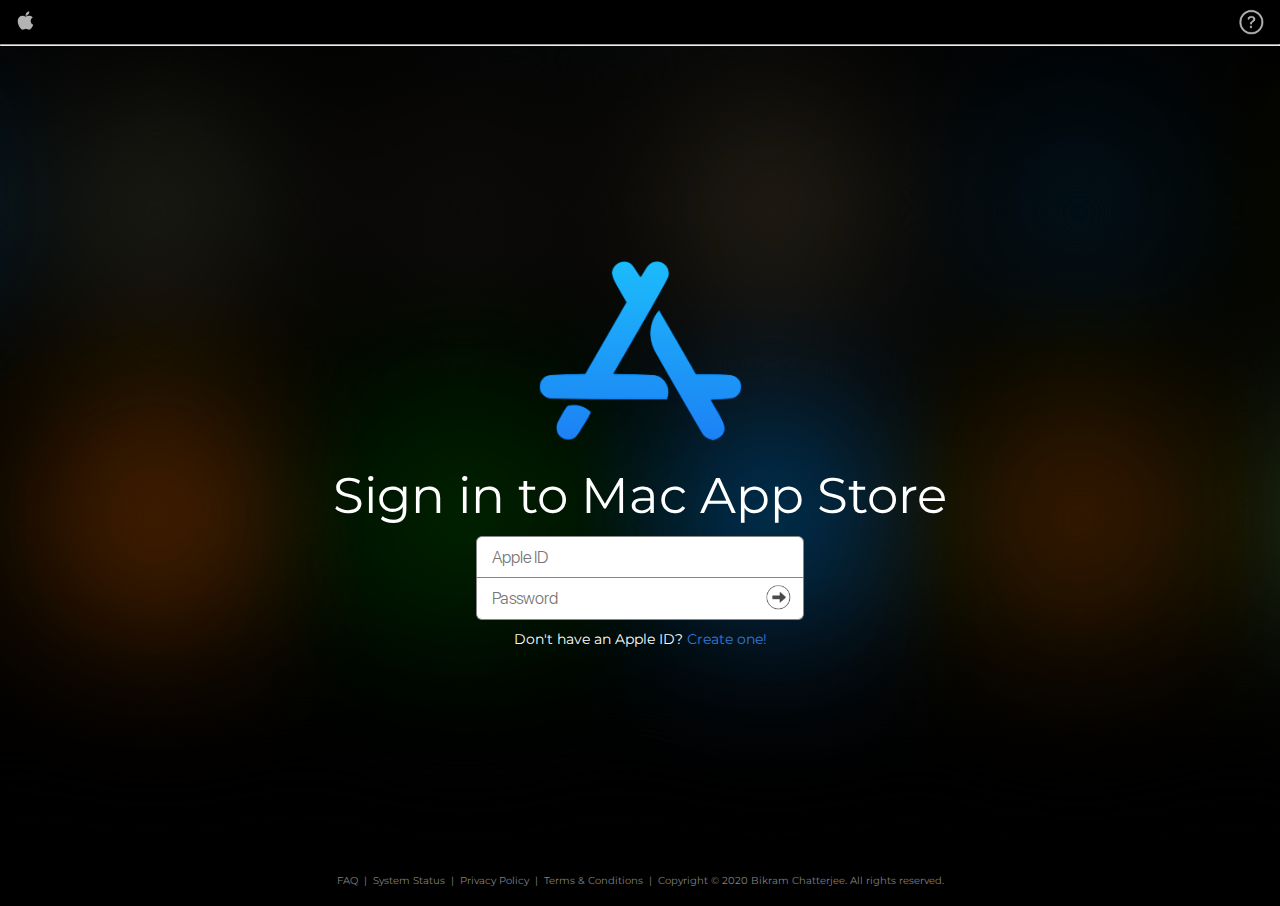
<file: index.html>
<!DOCTYPE html>
<html lang='en'>

<head>
	<meta charset='UTF-8'>
	<meta name='viewport' content='width=device-width, initial-scale=1.0' />
	<link href='https://fonts.googleapis.com/css2?family=Montserrat:wght@300;400;500;600;700&display=swap'
		rel='stylesheet'>
	<link rel='icon' href='Images/logo.png' />
	<link href='login.css' rel='stylesheet'>
	<script src='https://ajax.googleapis.com/ajax/libs/jquery/3.4.1/jquery.min.js'></script>
	<script src="js//Plugins/jquery.cookie-1.4.1.min.js"></script>
	<!-- Redirects user to login page if user is not logged in -->
	<script>
		if (!!$.cookie('logged')) {
			alert('You are already logged in! Redirecting to Home Page!');
			document.location = 'home.html';
		}
	</script>
	<script src='js/login.js' defer></script>
	<title>Mac App Store</title>
</head>

<body>
	<header><a href='https://apple.com'><img id='head_img' src='Images/logo_w.png' alt='logo' height='19px'></a>
		<div style='width:100%'><a href='https://support.apple.com/guide/app-store/welcome/mac'><img draggable='false'
					id='faq_logo' src='Images/Login/faq.png' alt='logo' height=26px></a></div>
	</header>
	<hr>
	<main>
		<img src='Images/logo.png' draggable='false' alt='logo' height='200px'>
		<p class='login'>Sign in to Mac App Store</p>
		<form style='height: 84px' method='post' action='form.php'>
			<input type='text' placeholder='Apple ID' id='in_email' name='in_email' required>
			<input type='password' placeholder='Password' id='in_pass' name='in_pass' required>
			<input type='hidden' name='state' value='signin' />
			<input type='image' id='submit_login' src='Images/Login/s_button.png' height=25px width=25px
				alt='submit_login' />
		</form>
		<p class='login' style='font-size: 14px'>Don't have an Apple ID?&nbsp;<a href='' onclick='return false;'><span
					id='create_one'>Create one!</span></a></p>
	</main>
	<footer draggable='false'>
		<a href='https://appleid.apple.com/faq' draggable='false'>
			<span class='foot'>FAQ</span></a> <span class='foot'>&nbsp;&nbsp;|&nbsp;&nbsp;</span><a draggable='false'
			href='https://www.apple.com/support/systemstatus/'><span class='foot'>System Status</span></a>
		<span class='foot'>&nbsp;&nbsp;|&nbsp;&nbsp;</span><a draggable='false'
			href='https://www.apple.com/privacy/'><span class='foot'>Privacy
				Policy</span></a><span class='foot'>&nbsp;&nbsp;|&nbsp;&nbsp;</span><a draggable='false'
			href='https://www.apple.com/legal/internet-services/icloud/'><span class='foot'> Terms &amp;
				Conditions</span></a><span class='foot'>&nbsp;&nbsp;|&nbsp;&nbsp;</span><span class='foot'>Copyright
			&copy; 2020 Bikram
			Chatterjee. All rights reserved.</span>
	</footer>
</body>
</body>

</html>
</file>
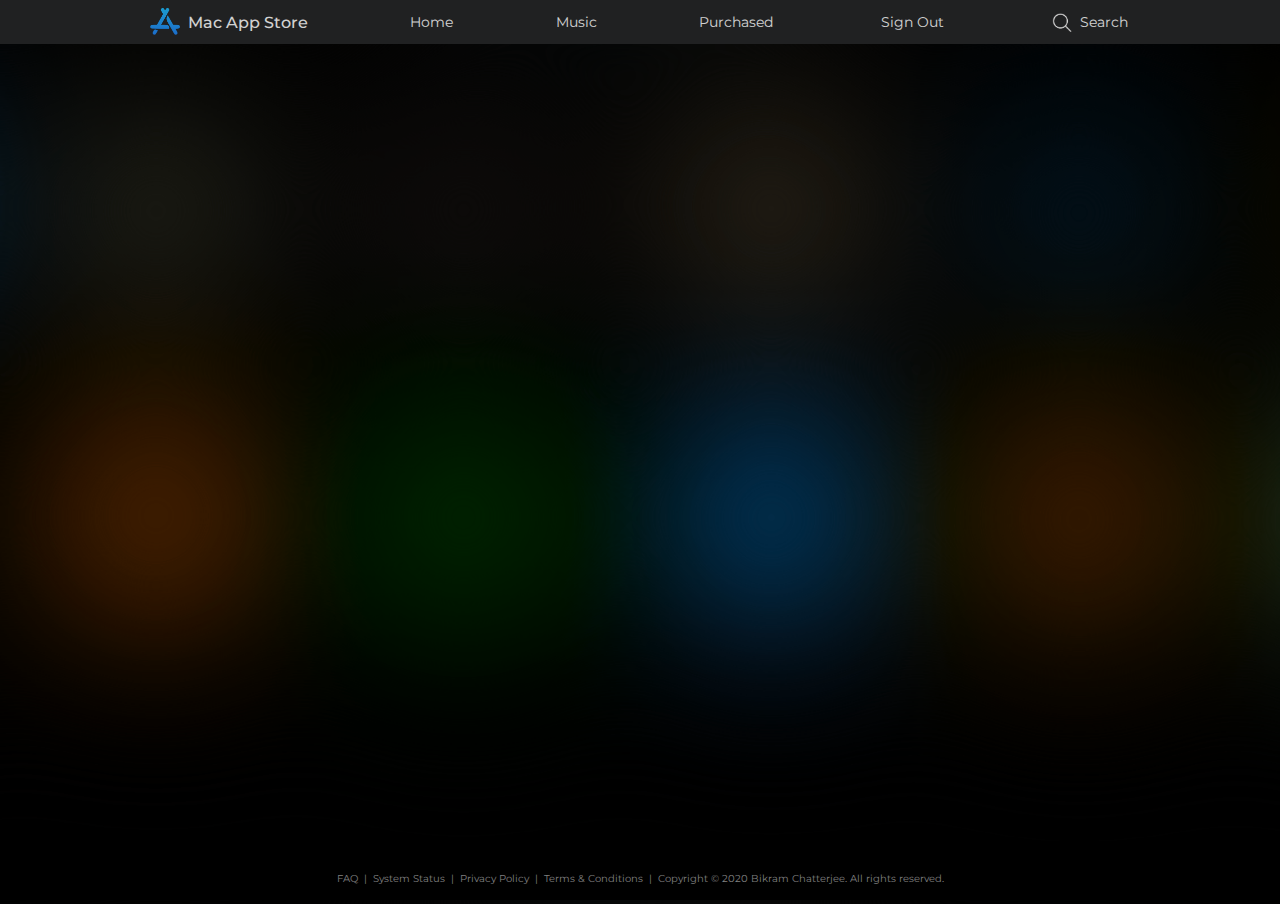
<file: app.html>
<!DOCTYPE html>
<html lang='en'>
<head>
	<meta charset='UTF-8'>
	<meta name='viewport' content='width=device-width, initial-scale=1.0' />
	<link href='https://fonts.googleapis.com/css2?family=Montserrat:wght@300;400;500;600;700&display=swap'
		rel='stylesheet'>
	<link rel='icon' href='Images/logo.png' />
	<link href='app.css' rel='stylesheet'>
	<script src='https://ajax.googleapis.com/ajax/libs/jquery/3.4.1/jquery.min.js'></script>
	<script src='js/app.js' defer></script>
	<!-- Redirects user to login page if user is not logged in -->
	<script>
		if (!$.cookie('logged')) {
			alert('You are Not logged in! Redirecting to Login Page!');
			document.location = 'index.html';
		}
	</script>
	<title>Mac App Store Preview</title>
</head>
<body>
	<header>
		<div id='head'>
			<div class='head_txt' id='head_one' draggable='false'>
				<img draggable='false' style='margin-right: 8px;' src='Images/logo.png' alt='logo' height='30px'>
				Mac App Store
			</div>
			<a href='home.html' draggable='false'>
				<div class='head_txt' draggable='false'>
					Home
				</div>
			</a>
			<a href='music.html' draggable='false'>
				<div class='head_txt' draggable='false'>
					Music
				</div>
			</a>
			<a href='purchased.html' draggable='false'>
				<div class='head_txt' draggable='false'>
					Purchased
				</div>
			</a>
			<form method='post' action='sign_out.php' draggable='false'>
				<input draggable='false' type='submit' style='background: none; border: none;'
					onclick='localStorage.clear();' class='head_txt' value='Sign Out'>
			</form>
			<a href='' id='search_a' draggable='false'>
				<div class='head_txt' id='search_app' draggable='false'>
					<img style='margin-right: 8px' draggable='false' src='Images/search.png' alt='logo' height='19px'>
					Search
				</div>
			</a>
		</div>
	</header>

	<main>
		<!--Demo App-->
		<!-- <div id='app_head_container'> <div id='app_head'> Mac App Store&nbsp;<span id='app_head_preview'>Preview</span> <hr class='hr_app'> </div> </div> <div class='app_title_container'> <img class='app_icon_container' src='Images/a.png'> <div class='app_title_info'> <div class='app_title'> iMovie <span class='age_rating'>4+</span> </div> <div class='app_category'> Photo & Video </div> <div class='app_publisher'> Apple </div> <img class='app_rating' src='Images/App/rating.png' alt='app_icon' class='rating'> <div class='app_price'> Free </div> <div  class='add_cart_button'> Get Now </div> </div> </div> <div class='app_screenshot_container'> <hr class='hr_app' style='margin-bottom:19px'> <p class='app_screenshot_title'> Screenshots </p> <div class='app_screenshots'> <img src='Images/App/sc.jpg' class='app_screen'> <img src='Images/App/sc.jpg' class='app_screen'> <img src='Images/App/sc.jpg' class='app_screen'> <img src='Images/App/sc.jpg' class='app_screen'> <img src='Images/App/sc.jpg' class='app_screen'> <img src='Images/App/sc.jpg' class='app_screen'> <img src='Images/App/sc.jpg' class='app_screen'> </div> </div> <div class='app_desc_container'> <div class='app_desc_div'> <hr class='hr_app' style='margin-bottom:19px'> <p class='app_desc'> With a streamlined design and intuitive editing features, iMovie lets you create Hollywood-style trailers and beautiful movies like never before. Browse your video library, share favorite moments, and create beautiful movies that you can edit at resolutions up to 4K. You can even start editing movies on an iPhone or iPad, and finish them on a Mac. </p> </div> </div> <div class='app_desc_container'> <div class='app_desc_div'> <hr class='hr_app' style='margin-bottom:19px'> <p class='app_release_head'> What's New </p> <div class='release_notes' style=' padding-top:15px'> Improved performance and efficiency on Mac computers with Apple silicon </div> </div> </div> <div class='app_desc_container'> <div class='app_desc_div'> <hr class='hr_app' style='margin-bottom:19px'> <p class='app_release_head'> Information </p> <div class='info_container'> <div class='info_left_div'> <p class='info_left'>Seller</p> <p class='info_left'>Category</p> <p class='info_left'>Compatibility</p> <p class='info_left'>Age Rating</p> <p class='info_left'>Price</p> </div> <div class='info_right_div'> <p class='info_right'>Apple Inc</p> <p class='info_right'>Photo & Video</p> <p class='info_right'>macOS 10.15.6 or later</p> <p class='info_right'>4+</p> <p class='info_right'>Free</p> </div> </div> </div> </div>-->
	</main>

	<footer draggable='false'>
		<a href='https://appleid.apple.com/faq' draggable='false'>
			<span class='foot'>FAQ</span></a> <span class='foot'>&nbsp;&nbsp;|&nbsp;&nbsp;</span><a draggable='false'
			href='https://www.apple.com/support/systemstatus/'><span class='foot'>System Status</span></a>
		<span class='foot'>&nbsp;&nbsp;|&nbsp;&nbsp;</span><a draggable='false'
			href='https://www.apple.com/privacy/'><span class='foot'>Privacy
				Policy</span></a><span class='foot'>&nbsp;&nbsp;|&nbsp;&nbsp;</span><a draggable='false'
			href='https://www.apple.com/legal/internet-services/icloud/'><span class='foot'> Terms &amp;
				Conditions</span></a><span class='foot'>&nbsp;&nbsp;|&nbsp;&nbsp;</span><span class='foot'>Copyright
			&copy; 2020 Bikram
			Chatterjee. All rights reserved.</span>
	</footer>
</body>
</html>
</file>
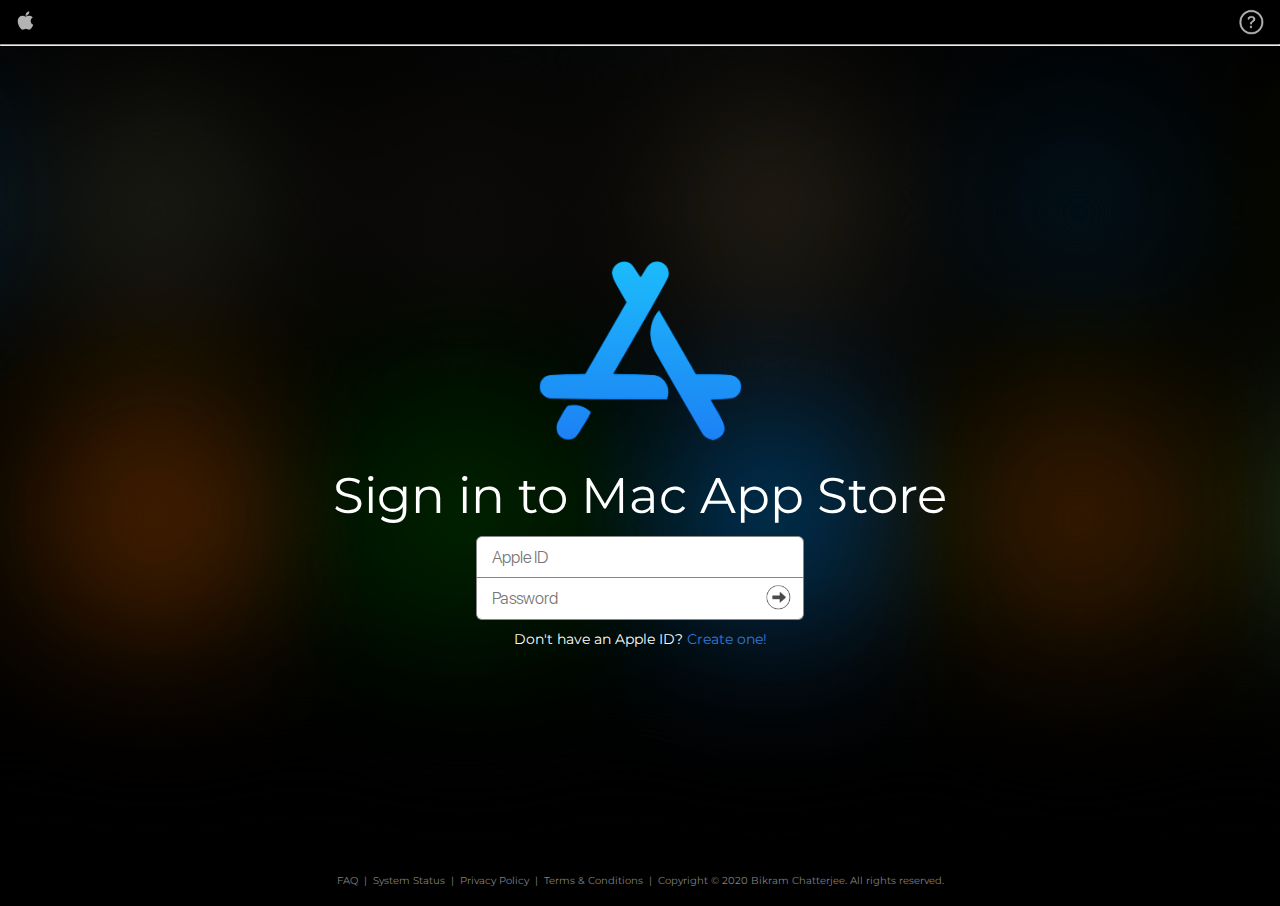
<file: home.html>
<!DOCTYPE html>
<html lang='en'>

<head>
	<meta charset='UTF-8'>
	<meta name='viewport' content='width=device-width, initial-scale=1.0' />
	<link href='https://fonts.googleapis.com/css2?family=Montserrat:wght@300;400;500;600;700&display=swap'
		rel='stylesheet'>
	<link rel='icon' href='Images/logo.png' />
	<link href='home_ext.css' rel='stylesheet'>
	<script src='https://ajax.googleapis.com/ajax/libs/jquery/3.4.1/jquery.min.js'></script>
	<script src="js//Plugins/jquery.cookie-1.4.1.min.js"></script>
	<!-- Redirects user to login page if user is not logged in -->
	<script>
		if (!$.cookie('logged')) {
			alert('You are Not logged in! Redirecting to Login Page!');
			document.location = 'index.html';
		}
	</script>
	<script src='js/home.js'></script>
	<title>Home Page</title>
</head>

<body>
	<header>
		<div id='head'>
			<div class='head_txt' id='head_one' draggable='false'>
				<img draggable='false' style='margin-right: 8px;' src='Images/logo.png' alt='logo' height='30px'>
				Mac App Store
			</div>
			<a href='home.html' draggable='false'>
				<div class='head_txt' draggable='false'>
					Home
				</div>
			</a>
			<a href='music.html' draggable='false'>
				<div class='head_txt' draggable='false'>
					Music
				</div>
			</a>
			<a href='purchased.html' draggable='false'>
				<div class='head_txt' draggable='false'>
					Purchased
				</div>
			</a>
			<form method='post' action='sign_out.php' draggable='false'>
				<input draggable='false' type='submit' style='background: none; border: none;'
					onclick='localStorage.clear();' class='head_txt' value='Sign Out'>
			</form>
			<a href='' id='search_a' draggable='false'>
				<div class='head_txt' id='search_app' draggable='false'>
					<img style='margin-right: 8px' draggable='false' src='Images/search.png' alt='logo' height='19px'>
					Search
				</div>
			</a>
		</div>
	</header>
	<main>
		<div class='video_container'>
			<a target='_blank' draggable='false'
				href='https://www.apple.com/newsroom/2020/12/apple-presents-app-store-best-of-2020-winners/'>
				<video width=977px src='Images/Home/home_screen_vid.mov' autoplay loop></video>
			</a>
		</div class='video_container' id='c2'>
		<div class='featured_container'>
			<a href='app.html' draggable='false' onclick='localStorage.setItem("app_id", 975937182)'>
				<div class='featured'>
					<div class='f1'>
						<p class='best'>BEST OF 2020</p>
						<p class='aoy'>App of the Year:</p>
						<p class='aoy1'>Fantastical</p>
						<p class='aoyd'>A classic calendar transformed
							itself in 2020.</p>
					</div>
					<div class='f2'>
						<img class='f2_img' draggable='false' src='Images/Home/f1.png'>
					</div>
				</div>
			</a>

			<a href='app.html' draggable='false' onclick='localStorage.setItem("app_id", 1508191454)'>
				<div class='featured'>
					<div class='f1'>
						<p class='best'>BEST OF 2020</p>
						<p class='aoy'>Game of the Year:</p>
						<p class='aoy1'>Disco Elisium</p>
						<p class='aoyd'>Discover your true self in this
							inventive RPG.</p>
					</div>
					<div class='f2'>
						<img class='f2_img' draggable='false' src='Images/Home/f3.png'>
					</div>
				</div>
			</a>

			<a href='app.html' draggable='false' onclick='localStorage.setItem("app_id", 1465346522)'>
				<div class='featured'>
					<div class='f1'>
						<p class='best'>BEST OF 2020</p>
						<p class='aoy'>Apple Arcade Game</p>
						<p class='aoy1'>of the Year</p>
						<p class='aoyd'>Sasquatch creeps beyond the
							campground and into our regular
							rotation.</p>
					</div>
					<div class='f2'>
						<img class='f2_img' draggable='false' src='Images/Home/f2.png'>
					</div>
				</div>
			</a>

		</div>
		<div class='div_cont'>
			<hr class='div_hr'>
			<p class='div_contp'>Updated for Big Sur </p>
			<div class='app_list'>
				<img src='Images/Home/left.png' draggable='false' class='scroll_left' id='scl1'>
				<img src='Images/Home/right.png' draggable='false' class='scroll_right' id='scr1'>
				<div class='app_list_in' id='app_list_1'>
                <!-- TEST -->
					<!-- <div class='app_block' id='a' draggable='false'>
						<div class='app_b'>
							<div class='app_b1'>
								<div class='app_icon_div'>
									<img class='app_home_img' draggable='false' src='Images/a.png'>
								</div>
								<div class='app_info_div'>
									<p class='app_info_title'>1Password - Password Manager</p>
									<p class='app_info_des'>photoo</p>
								</div>
								<a href='app.html'>
									
									<div class='view_button' draggable='false' >
										<input type='hidden' name='app_id' value='' />
										VIEW
									</div>
								</a>
							</div>
						</div>
						
						<div class='app_b'>
							<div class='app_b1'>
								<div class='app_icon_div'>
									<img class='app_home_img'  draggable='false'src='Images/a.png'>
								</div>
								<div class='app_info_div'>
									<p class='app_info_title'>iMovie</p>
									<p class='app_info_des'>photoo</p>
								</div>
								<a href='app.html'>
									<div class='view_button' draggable='false' >VIEW</div>
								</a>
							</div>
						</div>
					</div> -->

				</div>
			</div>
		</div>
		<div class='div_banner'>
			<hr>
			<p class='div_contp'>Work Smarter</p>
			<div class='banners_container_main'>
				<a draggable='false' href='app.html' onclick='localStorage.setItem("app_id", 1508732804)'>
					<div class='banners_container'>
						<img src='Images/Home/banner-1-1.png' class='banner_img' draggable='false'>
						<p class='banner_info1'>GET STARTED</p>
						<p class='banner_info2'>Make Math Easy</p>
						<p class='banner_info3'>Soulver brilliantly unites numbers and words.</p>
					</div>
				</a>
				<a draggable='false' href='app.html' onclick='localStorage.setItem("app_id", 1510445899)'>
					<div class='banners_container'>
						<img src='Images/Home/banner-1-2.png' class='banner_img' draggable='false'>
						<p class='banner_info1'>FEATURED APP</p>
						<p class='banner_info2'>Easy Remote Meetings</p>
						<p class='banner_info3'>Meeter puts your video meetings a <br>
							click away.</p>
					</div>
				</a>
				<a draggable='false' href='app.html' onclick='localStorage.setItem("app_id", 462054704)'>
					<div class='banners_container'>
						<img src='Images/Home/banner-1-3.png' class='banner_img' draggable='false'>
						<p class='banner_info1'>LEVEL UP</p>
						<p class='banner_info2'>Change Your Word View</p>
						<p class='banner_info3'>Get a fresh take with Microsoft <br>
							Word's versatile views.</p>
					</div>
				</a>
				<a draggable='false' href='app.html' onclick='localStorage.setItem("app_id", 1026349850)'>
					<div class='banners_container'>
						<img src='Images/Home/banner-1-4.png' class='banner_img' draggable='false'>
						<p class='banner_info1'>GET STARTED</p>
						<p class='banner_info2'>Copy and Paste Better</p>
						<p class='banner_info3'>Save your Clipboard history and <br>
							favorite snippets.</p>
					</div>
				</a>
				<a draggable='false' href='app.html' onclick='localStorage.setItem("app_id", 425424353)'>
					<div class='banners_container'>
						<img src='Images/Home/banner-1-5.png' class='banner_img' draggable='false'>
						<p class='banner_info1' draggable='false'> MASTER YOUR MAC</p>
						<p class='banner_info2'>Give Your Files Some Zip</p>
						<p class='banner_info3'>Creating archives is easy in macOS.</p>
					</div>
				</a>

			</div>

		</div>
		<div class='div_cont'>
			<hr class='div_hr'>
			<p class='div_contp'>Essential Safari Extensions</p>
			<div class='app_list'>
				<img src='Images/Home/left.png' draggable='false' class='scroll_left' id='scl2'>
				<img src='Images/Home/right.png' draggable='false' class='scroll_right' id='scr2'>
				<div class='app_list_in' id='app_list_2'>

				</div>
			</div>
		</div>
		<div class='div_banner'>
			<hr>
			<p class='div_contp'>Be Creative</p>
			<div class='banners_container_main'>
				<a draggable='false' href='app.html' onclick='localStorage.setItem("app_id", 1319884285)'>
					<div class='banners_container'>
						<img src='Images/Home/banner-2-1.png' class='banner_img' draggable='false'>
						<p class='banner_info1'>QUICK FIX</p>
						<p class='banner_info2'>Obscure Just Part of a Pic</p>
						<p class='banner_info3'>Hide personal details with these apps.</p>
					</div>
				</a>
				<a draggable='false' href='app.html' onclick='localStorage.setItem("app_id", 1464728589)'>
					<div class='banners_container'>
						<img src='Images/Home/banner-2-2.png' class='banner_img' draggable='false'>
						<p class='banner_info1'>GET STARTED</p>
						<p class='banner_info2'>Podcast Go!</p>
						<p class='banner_info3'>Perfect your show with these apps.</p>
					</div>
				</a>
				<a draggable='false' href='app.html' onclick='localStorage.setItem("app_id", 945991770)'>
					<div class='banners_container'>
						<img src='Images/Home/banner-2-3.png' class='banner_img' draggable='false'>
						<p class='banner_info1'>FEATURED APP</p>
						<p class='banner_info2'>Create Photo Collages</p>
						<p class='banner_info3'>Posterino gives your pics a whole new
							look.</p>
					</div>
				</a>
				<a draggable='false' href='app.html' onclick='localStorage.setItem("app_id", 1289583905)'>
					<div class='banners_container'>
						<img src='Images/Home/banner-2-4.png' class='banner_img' draggable='false'>
						<p class='banner_info1'>QUICK FIX</p>
						<p class='banner_info2'>Enhance Your Photos</p>
						<p class='banner_info3'>These Pixelmator Pro tools can help.</p>
					</div>
				</a>
				<a draggable='false' href='app.html' onclick='localStorage.setItem("app_id", 881418622)'>
					<div class='banners_container'>
						<img src='Images/Home/banner-2-5.png' class='banner_img' draggable='false'>
						<p class='banner_info1' draggable='false'>TIPS FROM A PRO</p>
						<p class='banner_info2'>Publish Like a Pro</p>
						<p class='banner_info3'>Jackie Wyant on her favorite Affinity <br>
							Publisher tips.</p>
					</div>
				</a>

			</div>

		</div>
		<div class='div_cont'>
			<hr class='div_hr'>
			<p class='div_contp'>Top Free Apps</p>
			<div class='app_list'>
				<img src='Images/Home/left.png' draggable='false' class='scroll_left' id='scl3'>
				<img src='Images/Home/right.png' draggable='false' class='scroll_right' id='scr3'>
				<div class='app_list_in' id='app_list_3'>

				</div>
			</div>
		</div>
		<div class='div_cont'>
			<hr>
			<p class='div_contp'>Top Free Games</p>
			<div class='app_list'>
				<img src='Images/Home/left.png' draggable='false' class='scroll_left' id='scl4'>
				<img src='Images/Home/right.png' draggable='false' class='scroll_right' id='scr4'>
				<div class='app_list_in' id='app_list_4'>
				</div>
			</div>
		</div>
		<div class='div_banner'>
			<hr>
			<p class='div_contp'>Ready, Set, Play!</p>
			<div class='banners_container_main'>
				<a draggable='false' href='app.html' onclick='localStorage.setItem("app_id", 423984210)'>
					<div class='banners_container'>
						<img src='Images/Home/banner-3-1.png' class='banner_img' draggable='false'>
						<p class='banner_info1'>LET'S PLAY</p>
						<p class='banner_info2'>Play Something Deep</p>
						<p class='banner_info3'>There's real depth in this game.</p>
					</div>
				</a>
				<a draggable='false' href='app.html' onclick='localStorage.setItem("app_id", 1287752517)'>
					<div class='banners_container'>
						<img src='Images/Home/banner-3-2.png' class='banner_img' draggable='false'>
						<p class='banner_info1'>FEATURED GAME</p>
						<p class='banner_info2'>Catch Some Serene Air</p>
						<p class='banner_info3'>Glide through Alto's Adventure.</p>
					</div>
				</a>
				<a draggable='false' href='app.html' onclick='localStorage.setItem("app_id", 1496761174)'>
					<div class='banners_container'>
						<img src='Images/Home/banner-3-3.png' class='banner_img' draggable='false'>
						<p class='banner_info1'>FEATURED GAME</p>
						<p class='banner_info2'>Embrace Your Inner Viking!</p>
						<p class='banner_info3'>Charge into Oddmar's brilliant world.</p>
					</div>
				</a>
				<a draggable='false' href='app.html' onclick='localStorage.setItem("app_id", 481629890)'>
					<div class='banners_container'>
						<img src='Images/Home/banner-3-4.png' class='banner_img' draggable='false'>
						<p class='banner_info1'>FEATURED GAME</p>
						<p class='banner_info2'>Great With Controllers</p>
						<p class='banner_info3'>Use your favorite console controller with
							your Mac.</p>
					</div>
				</a>
				<a draggable='false' href='app.html' onclick='localStorage.setItem("app_id", 1032750660)'>
					<div class='banners_container'>
						<img src='Images/Home/banner-3-5.png' class='banner_img' draggable='false'>
						<p class='banner_info1' draggable='false'>COLLECTION</p>
						<p class='banner_info2'>Retro-Gaming Reborn</p>
						<p class='banner_info3'>Old favorite. New tricks.</p>
					</div>
				</a>

			</div>

		</div>
		<div class='div_cont'>
			<hr class='div_hr'>
			<p class='div_contp'>Top Paid Apps</p>
			<div class='app_list'>
				<img src='Images/Home/left.png' draggable='false' class='scroll_left' id='scl5'>
				<img src='Images/Home/right.png' draggable='false' class='scroll_right' id='scr5'>
				<div class='app_list_in' id='app_list_5'>

				</div>
			</div>
		</div>
		<div class='div_cont'>
			<hr>
			<p class='div_contp'>Top Paid Games</p>
			<div class='app_list'>
				<img src='Images/Home/left.png' draggable='false' class='scroll_left' id='scl6'>
				<img src='Images/Home/right.png' draggable='false' class='scroll_right' id='scr6'>
				<div class='app_list_in' id='app_list_6'>

				</div>
			</div>
		</div>
		<div class='div_banner'>
			<hr>
			<p class='div_contp'>Developer Corner</p>
			<div class='banners_container_main'>
				<a draggable='false' href='app.html' onclick='localStorage.setItem("app_id", 1461823255)'>
					<div class='banners_container'>
						<img src='Images/Home/banner-4-1.png' class='banner_img' draggable='false'>
						<p class='banner_info1'>APPLE DESIGN AWARDS</p>
						<p class='banner_info2'>The Telltale Heart</p>
						<p class='banner_info3'>To create Sayonara Wild Hearts, Simon
							Flesser simply listened to it.</p>
					</div>
				</a>
				<a draggable='false' href='app.html' onclick='localStorage.setItem("app_id", 1475643220)'>
					<div class='banners_container'>
						<img src='Images/Home/banner-4-2.png' class='banner_img' draggable='false'>
						<p class='banner_info1'>MEET THE DEVELOPER</p>
						<p class='banner_info2'>AssistiveWare</p>
						<p class='banner_info3'>He helped a friend and countless others.</p>
					</div>
				</a>
				<a draggable='false' href='app.html' onclick='localStorage.setItem("app_id", 1496833156)'>
					<div class='banners_container'>
						<img src='Images/Home/banner-4-3.png' class='banner_img' draggable='false'>
						<p class='banner_info1'>GET STARTED</p>
						<p class='banner_info2'>Learn to Code in 7 Days</p>
						<p class='banner_info3'>Swift Playgrounds teaches the basics.</p>
					</div>
				</a>
				<a draggable='false' href='app.html' onclick='localStorage.setItem("app_id", 889428659)'>
					<div class='banners_container'>
						<img src='Images/Home/banner-4-4.png' class='banner_img' draggable='false'>
						<p class='banner_info1'>FEATURED APP</p>
						<p class='banner_info2'>Go Deep With Graphics</p>
						<p class='banner_info3'>Precisely measure, inspect, and test with
							xScope.</p>
					</div>
				</a>
				<a draggable='false' href='app.html' onclick='localStorage.setItem("app_id", 993487541)'>
					<div class='banners_container'>
						<img src='Images/Home/banner-4-5.png' class='banner_img' draggable='false'>
						<p class='banner_info1' draggable='false'>MEET THE DEVELOPER</p>
						<p class='banner_info2'>The Carrot and the Shtick</p>
						<p class='banner_info3'>Brian Mueller can even make weather
							funny.</p>
					</div>
				</a>

			</div>

		</div>
		<div class='div_cont'>
			<hr class='div_hr'>
			<p class='div_contp'>Editor's Choice</p>
			<div class='app_list'>
				<img src='Images/Home/left.png' draggable='false' class='scroll_left' id='scl7'>
				<img src='Images/Home/right.png' draggable='false' class='scroll_right' id='scr7'>
				<div class='app_list_in' id='app_list_7'>
				</div>
			</div>
		</div>
	</main>
	<footer draggable='false'>
		<a href='https://appleid.apple.com/faq' draggable='false'>
			<span class='foot'>FAQ</span></a> <span class='foot'>&nbsp;&nbsp;|&nbsp;&nbsp;</span><a draggable='false'
			href='https://www.apple.com/support/systemstatus/'><span class='foot'>System Status</span></a>
		<span class='foot'>&nbsp;&nbsp;|&nbsp;&nbsp;</span><a draggable='false'
			href='https://www.apple.com/privacy/'><span class='foot'>Privacy
				Policy</span></a><span class='foot'>&nbsp;&nbsp;|&nbsp;&nbsp;</span><a draggable='false'
			href='https://www.apple.com/legal/internet-services/icloud/'><span class='foot'> Terms &amp;
				Conditions</span></a><span class='foot'>&nbsp;&nbsp;|&nbsp;&nbsp;</span><span class='foot'>Copyright
			&copy; 2020 Bikram
			Chatterjee. All rights reserved.</span>
	</footer>
</body>
</body>

</html>
</file>
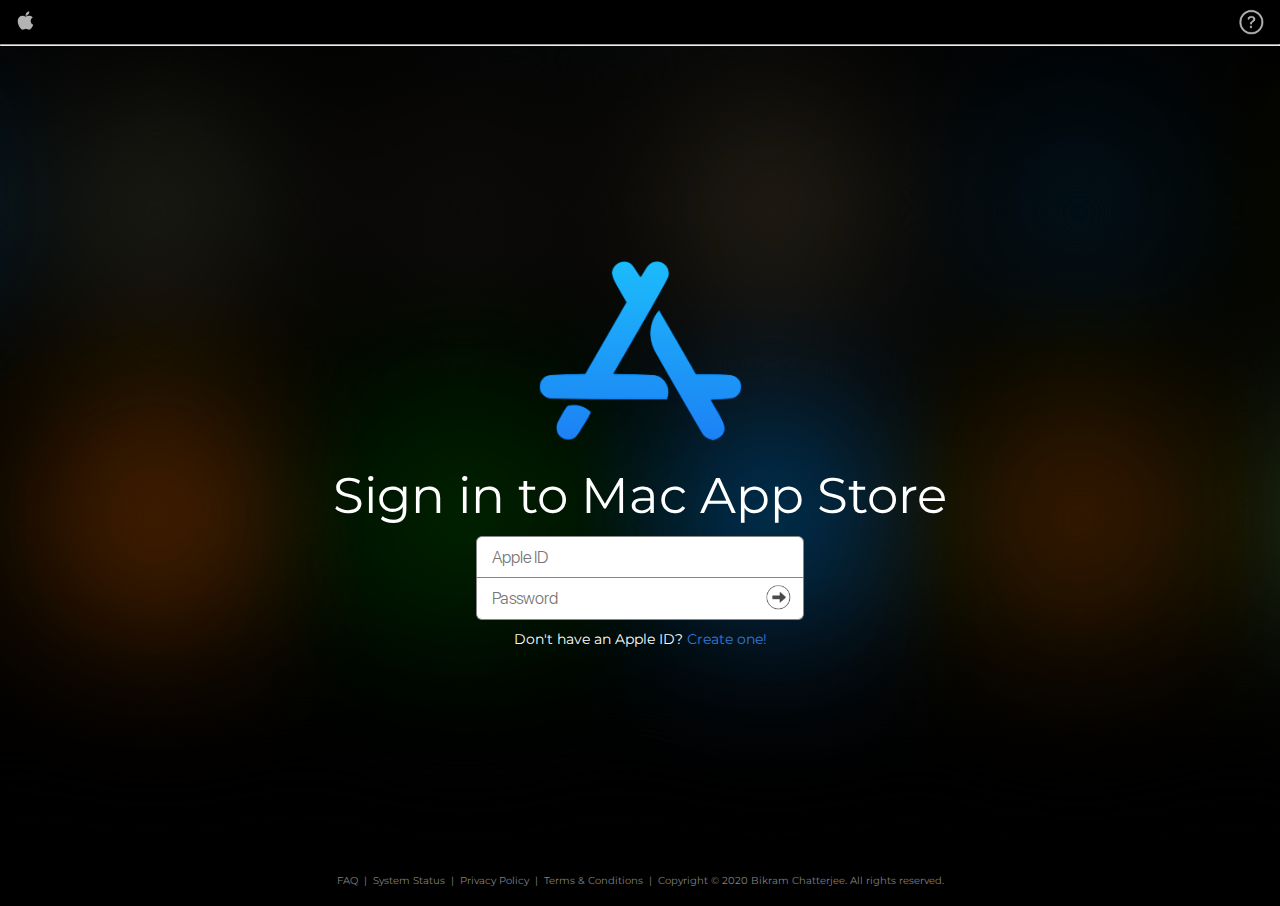
<file: purchased.html>
<!DOCTYPE html>
<html lang='en'>
<head>
	<meta charset='UTF-8'>
	<meta name='viewport' content='width=device-width, initial-scale=1.0'>
	<link href='https://fonts.googleapis.com/css2?family=Montserrat:wght@300;400;500;600;700&display=swap'
		rel='stylesheet'>
	<link rel='icon' href='Images/logo.png'>
	<link href='home.css' rel='stylesheet'>
	<script src='https://ajax.googleapis.com/ajax/libs/jquery/3.4.1/jquery.min.js'></script>
	<script src="js//Plugins/jquery.cookie-1.4.1.min.js"></script>
	<!-- Redirects user to login page if user is not logged in -->
	<script>
		if (!$.cookie('logged')) {
			alert('You are Not logged in! Redirecting to Login Page!');
			document.location = 'index.html';
		}
	</script>
	<script src='js/purchased.js' defer></script>
	<title>Purchased</title>
</head>
<body>
	<header>
		<div id='head'>
			<div class='head_txt' id='head_one' draggable='false'>
				<img draggable='false' style='margin-right: 8px;' src='Images/logo.png' alt='logo' height='30px'>
				Mac App Store
			</div>
			<a href='home.html' draggable='false'>
				<div class='head_txt' draggable='false'>
					Home
				</div>
			</a>
			<a href='music.html' draggable='false'>
				<div class='head_txt' draggable='false'>
					Music
				</div>
			</a>
			<a href='purchased.html' draggable='false'>
				<div class='head_txt' draggable='false'>
					Purchased
				</div>
			</a>
			<form method='post' action='sign_out.php' draggable='false'>
				<input draggable='false' type='submit' style='background: none; border: none;'
					onclick='localStorage.clear();' class='head_txt' value='Sign Out'>
			</form>
			<a href='' id='search_a' draggable='false'>
				<div class='head_txt' id='search_app' draggable='false'>
					<img style='margin-right: 8px' draggable='false' src='Images/search.png' alt='logo' height='19px'>
					Search
				</div>
			</a>
		</div>
	</header>
	<main>
		<!-- TEST -->
		<!-- <div id='search_head_container'>
			<div id='search_head'>Purchased Apps
				<hr>
			</div>
		</div>
		<div id='search_results'>
			<div class='search_results_elems'>
				<img class='search_app_icon' draggable='false'
					src='https://is3-ssl.mzstatic.com/image/thumb/Purple114/v4/ba/ae/04/baae04ff-9b77-ae6f-2d91-94d7c3900b98/source/512x512bb.png'
					alt='app_icon'>
				<div class='app_search_name'>Pages
					<p class='app_search_sub'>Productivity</p>
					<p class='app_search_dev'>Apple</p>
				<a href='app.txt' download='Pages'><img type='button' class='download' alt='download'
						src='Images/download.png'></a>
			</div>
			<span>&nbsp;&nbsp;&nbsp;&nbsp;&nbsp;&nbsp;&nbsp;&nbsp;&nbsp;&nbsp;&nbsp;&nbsp;&nbsp;&nbsp;&nbsp;&nbsp;&nbsp;&nbsp;&nbsp;&nbsp;&nbsp;&nbsp;&nbsp;&nbsp;&nbsp;&nbsp;&nbsp;&nbsp;&nbsp;&nbsp;&nbsp;&nbsp;&nbsp;&nbsp;&nbsp;&nbsp;&nbsp;&nbsp;&nbsp;&nbsp;&nbsp;&nbsp;&nbsp;&nbsp;&nbsp;&nbsp;&nbsp;&nbsp;&nbsp;&nbsp;&nbsp;&nbsp;&nbsp;&nbsp;&nbsp;&nbsp;&nbsp;&nbsp;&nbsp;&nbsp;&nbsp;&nbsp;&nbsp;&nbsp;&nbsp;&nbsp;&nbsp;&nbsp;&nbsp;&nbsp;&nbsp;&nbsp;</span>
			<div id='search_results'>
				<div class='search_results_elems'><img class='search_app_icon' draggable='false'
						src='https://is5-ssl.mzstatic.com/image/thumb/Purple114/v4/6f/9e/9b/6f9e9be8-f32b-34fe-c0d8-321f57eb0529/source/512x512bb.png'
						alt='app_icon'>
					<div class='app_search_name'>iMovie<p class='app_search_sub'>Photo & Video</p>
						<p class='app_search_dev'>Apple</p>
					</div><a href='app.txt' download='iMovie'><img type='button' class='download' alt='download'
							src='Images/download.png'></a>
				</div>
			</div> -->
	</main>
	<footer draggable='false'>
		<a href='https://appleid.apple.com/faq' draggable='false'>
			<span class='foot'>FAQ</span></a> <span class='foot'>&nbsp;&nbsp;|&nbsp;&nbsp;</span><a draggable='false'
			href='https://www.apple.com/support/systemstatus/'><span class='foot'>System Status</span></a>
		<span class='foot'>&nbsp;&nbsp;|&nbsp;&nbsp;</span><a draggable='false'
			href='https://www.apple.com/privacy/'><span class='foot'>Privacy
				Policy</span></a><span class='foot'>&nbsp;&nbsp;|&nbsp;&nbsp;</span><a draggable='false'
			href='https://www.apple.com/legal/internet-services/icloud/'><span class='foot'> Terms &amp;
				Conditions</span></a><span class='foot'>&nbsp;&nbsp;|&nbsp;&nbsp;</span><span class='foot'>Copyright
			&copy; 2020 Bikram
			Chatterjee. All rights reserved.</span>
	</footer>
</body>
</body>
</html>
</file>
<file: login.css>
* {
	color: white;
	font-family: Montserrat, 'sf', Helvetica, Arial, sans-serif;
	font-size: 10px;
	margin: 0px;
}

html,
body {
	background: url('Images/Login/back.png');
	background-color: black;
	background-position: center center;
	background-size: cover;
	background-repeat: no-repeat;
	color: white;
	height: 100%;
	margin: 0px;
	min-height: 890px;
	min-width: 630px;
}

header {
	display: flex;
	width: 100%;
	height: 44px;
	background-color: black;
	align-items: center
}


main {
	align-items: center;
	display: flex;
	font-size: 50px;
	flex-direction: column;
	justify-content: center;
	min-height: 91.2%;

}

.login {
	align-items: center;
	display: flex;
	font-size: 50px;
	justify-content: center;
	margin-bottom: 10px;
	margin-top: 10px
}

a {
	text-decoration: none
}

form {
	display: block;
	width: 328px;
}

span {
	color: #808080;

}

footer {
	align-items: center;
	color: #808080;
	display: flex;
	height: 19px;
	justify-content: center;
	padding-bottom: 15px;
	padding-top: 5px;
	line-height: 0px;
}

#head_img {
	margin-left: 16px;
	opacity: 70%
}

#head_img:hover {
	opacity: 100%
}

#faq_logo {
	float: right;
	left: -16px;
	opacity: 70%;
	position: relative;
}

#faq_logo:hover {
	opacity: 100%
}

#in_email,
#in_pass {
	border: 1px solid #868686;
	border-radius: 6px 6px 0px 0px;
	box-sizing: border-box;
	color: rgb(73, 73, 73);
	font-family: 'sf';
	font-size: 17px;
	height: 42px;
	line-height: 22px;
	padding: 0px 15px 0px 15px;
	text-align: left;
	width: 328px
}

#in_pass {
	border-radius: 0px 0px 6px 6px;
	border-top: 0px;
	padding-right: 43px
}

#in_email:focus {
	border: solid 3px #227cce;
	outline: none;
}

#in_pass:focus {
	border: solid 3px #227cce;
	outline: none;
}

#submit_login {
	bottom: 35px;
	left: 290px;
	position: relative;
}

#create_one {
	color: #317ada;
	font-size: 14px;
	margin: 0px
}

#create_one:hover {
	text-decoration: underline
}

#register {
	background-color: black;
	border-radius: 10px 10px 10px 10px;
	box-shadow: 0px 0px 3px 5px #2E79E5;
	box-sizing: border-box;
	display: block;
	min-height: 527px;
	width: 640px
}

#reg_logo {
	left: -300px;
	position: relative;
	top: 10px
}

#reg_head {
	display: block;
	height: 93px;
	align-content: center;
	text-align: center;
	border-radius: 10px 10px 10px 10px;
	background-color: black
}

#reg_head_text {
	display: block;
	font-size: 32px;
	font-weight: 500;
	position: relative;
	top: 5px
}

#regp1 {
	display: block;
	text-align: center;
	font-size: 16px;
	box-sizing: border-box;
	height: 80px;
	line-height: 25px;
	padding-top: 30px
}

#back {
	color: #227CCE;
	font-size: 16px
}

#back:hover {
	text-decoration: underline;
}

#form_id {
	min-height: 449px;
	width: 100%
}

#form_main {
	height: 388px;
	background-color: rgb(27, 27, 27);
}

.form_input {
	display: flex;
	height: 76px;
	margin-left: 90px;
	margin-right: 90px;
	margin-top: 20px;
	width: 460px;
}

.form_field {
	background-color: white;
	border: 1px solid #868686;
	border-radius: 4px 4px 4px 4px;
	height: 55px;
	position: relative;
	opacity: 95%;
	overflow: hidden;
	width: 225px;
}

#email_field,
#password_field {
	top: 2px;
}

.placeholder {
	color: #9c9c9c;
	display: none;
	font-family: 'sf', sans-serif;
	font-size: 12px;
	margin-left: 16.2px;
	position: relative;
	top: 10px
}


#first_name,
#last_name,
#email,
#password {
	border: 0px;
	bottom: 7px;
	color: #0c0c0c;
	font-family: 'sf', sans-serif;
	font-size: 17px;
	margin-left: 16px;
	margin-right: 16px;
	margin-top: 18px;
	margin-bottom: 10px;
	outline: none;
	padding: 0px;
	padding-bottom: 1px;
	position: relative;
	width: 194px;
	max-height: 38px;
	text-align: left;
	overflow: hidden;
	top: 0px;
	/*-6 */
}

#email,
#password {
	width: 426px
}

#foot_form {
	background-color: black;
	display: block;
	width: 195px;
	height: 35px;
	padding-bottom: 14px;
	padding-left: 425px;
	padding-right: 20px;
	padding-top: 15px;

}

#cancel,
#submit_reg {
	background: linear-gradient(#317BB6, #2E79E5);
	border: 1px solid #868686;
	border-radius: 4px 4px 4px 4px;
	color: white;
	font-size: 15px;
	height: 35px;
	opacity: 90%;
	padding-left: 15px;
	padding-right: 15px;
	padding-top: 4px;
	padding-bottom: 4px;
	text-align: center;
	width: 84px;

}

#cancel {
	background: white;
	color: #227cce
}

#cancel:hover,
#submit_reg:hover {
	opacity: 100%;
}

.form_text::placeholder {
	color: rgb(222, 7, 28)
}

#form_input_email {
	margin-top: 14px;
}

.error {
	color: rgb(222, 7, 28);
	display: none;
	font-size: 10px;
	left: 13px;
	letter-spacing: 0.16099999690055847px;
	position: relative
}

#email_error,
#password_error {
	left: 3px;
	top: 8px
}

#first_name_error {
	left: 93px;
	top: -14px
}

#last_name_error {
	left: 218px;
	top: -14px
}

#submit_reg {
	left: 10px;
	position: relative;
}

@font-face {
	font-family: sf;
	src: url(Fonts/SFProDisplay-Light.ttf)
}
</file>
<file: app.css>
* {
	color: white;
	font-family: Montserrat, 'sf', Helvetica, Arial, sans-serif;
	font-size: 10px;
	margin: 0px;
}

html,
body {
	background: url('Images/Login/back.png');
	background-position: center center;
	background-size: cover;
	color: white;
	height: 100%;
	margin: 0px;
	min-height: 890px;
	min-width: 1000px;
}

a {
	text-decoration: none
}

header {
	background-color: #202122;
	display: flex;
	justify-content: center;
	width: 100%;
	min-height: 44px;
	align-items: center;
}

#head {
	align-items: center;
	display: flex;
	width: 1023px;
	min-width: 1023px;
	height: 44px;
}

.head_txt {
	align-items: center;
	display: flex;
	font-size: 14px;
	height: 44px;
	margin-right: 51.1px;
	margin-left: 51.1px;
	min-height: 44px;
	opacity: 80%;
	justify-content: center;
	white-space: nowrap;
}

#head_one {
	font-size: 16px;
	font-weight: 500;
	margin-left: 21px;
}

.head_txt:hover {
	opacity: 100%;
}

#search_div {
	align-items: center;
	display: flex;
	width: 1000px;
}

#search_input {
	border: 0px;
	background-color: transparent;
	font-size: 14px;
	height: 40px;
	outline: none;
	width: 93%;
}

main {
	align-items: center;
	display: flex;
	font-size: 50px;
	flex-direction: column;
	min-height: 91.2%;
	width: 100%;
}

#search_head_container {
	/* align-items: center;
	display: flex;
	height: 150px;
	justify-content: center;
	width: 100%; */
	align-items: center;
	display: flex;
	height: 60px;
	justify-content: center;
	margin-bottom: 17px;
	width: 100%;
}

#search_head {
	/* align-items: center;
	font-size: 35px;
	font-weight: 500;
	line-height: 50px;
	min-width: 960px;	 */
	align-items: center;
	color: #E0E0E0;
	font-size: 21px;
	font-weight: 600;
	letter-spacing: .1889999955892563px;
	line-height: 50px;
	min-width: 980px;
}

#search_results {
	position: relative;
	font-size: 0px;
	width: 995px;
	margin: 0px;
	height: 100%;
}

.search_results_elems {
	align-items: center;
	border: 0px;
	display: inline-flex;
	font-size: 0px;
	height: 120px;
	margin-bottom: 70px;
	margin-right: 0px;
	max-width: 400px;
	max-height: 120px;
	width: 450px;
}

.search_app_icon {
	font-size: 0px;
	height: 76px;
	width: 76px;
	min-width: 76px;
	margin-right: 20px;
}

.app_search_name {
	display: flex;
	flex-direction: column;
	font-size: 16px;
	height: 100%;
	justify-content: center;
	width: 85%;
	max-width: 85%;
	overflow: scroll;
}

.app_search_sub {
	color: #98989D;
	font-size: 14px;
	margin-top: 3px;
}

.app_search_dev {
	color: #0884FF;
	font-size: 11px;
	margin-top: 3px;
}

.view_app {
	background-color: white;
	border: 0px;
	border-radius: 100px;
	color: #0884FF;
	font-family: sans-serif, Arial, Helvetica;
	font-size: 16px;
	height: 30px;
	line-height: 15px;
	margin-left: 15px;
	padding-top: 6px;
	width: 88px;
}

.view_app:hover {
	background-color: #0884FF;
	color: white;
}

#app_head_container {
	align-items: center;
	display: flex;
	height: 60px;
	justify-content: center;
	margin-bottom: 17px;
	width: 100%;
}

#app_head {
	align-items: center;
	color: #E0E0E0;
	font-family: 'sf', Arial, Helvetica, sans-serif;
	font-size: 21px;
	font-weight: 600;
	letter-spacing: .1889999955892563px;
	line-height: 50px;
	min-width: 980px;
}

#app_head_preview {
	color: #9C9C9F;
	font-family: 'sf';
	font-size: 21px;
	font-weight: 400;
	letter-spacing: .1889999955892563px;
}


.app_title_container {
	display: inline-flex;
	height: 230px;
	margin-left: 12px;
	min-width: 950px;
	width: 950px;
}

.app_icon_container {
	height: 230px;
	min-width: 230px;
}

.app_title_info {
	display: block;
	height: 172px;
	margin-top: 9px;
	padding-left: 10px;
	width: 100%;
}

.app_title {
	color: #E2E2E4;
	height: 30px;
	letter-spacing: 0.5519999861717224px;
	font-family: 'sfb', Arial, Helvetica, sans-serif;
	font-size: 24px;
}

.age_rating {
	border: solid 1px #9C9C9F;
	border-radius: 3px;
	box-sizing: border-box;
	color: #9C9C9F;
	display: inline-block;
	font-family: 'sf', Arial, Helvetica, sans-serif;
	font-size: 10.39999;
	margin-bottom: 2px;
	margin-left: 10px;
	text-align: center;
	vertical-align: middle;
	white-space: nowrap;
	width: 22.640625px;
}

.app_category {
	color: #9C9C9F;
	font-size: 18px;
	height: 22px;
}

.app_publisher {
	color: #0884FF;
	font-family: 'sf', Arial, Helvetica, sans-serif;
	font-size: 18px;
	height: 22px;
}

.app_rating {
	height: 46px;
	width: 146px;
}

.app_price {
	bottom: 7px;
	color: #CCCCCC;
	height: 10px;
	font-family: 'sf', Arial, Helvetica, sans-serif;
	font-size: 13px;
	position: relative;
}

.add_cart_button {
	display: flex;
	border: 1px solid #0884FF;
	border-radius: 4px;
	color: #0884FF;
	font-family: sf, sans-serif, Arial, Helvetica;
	font-size: 13px;
	height: 18px;
	margin-top: 8px;
	padding-bottom: 5px;
	padding-left: 10px;
	padding-right: 10px;
	padding-top: 7px;
	width: 48px;
}

.add_cart_button:hover {
	background-color: #0884FF;
	color: #CCCCCC;
}

.purchased_button {
	display: flex;
	border: 1px solid #9C9C9F;
	;
	border-radius: 4px;
	color: #9C9C9F;
	;
	font-family: sf, sans-serif, Arial, Helvetica;
	font-size: 13px;
	height: 18px;
	margin-top: 8px;
	padding-bottom: 5px;
	padding-left: 10px;
	padding-right: 10px;
	padding-top: 7px;
	width: 58px;
}

.app_screenshot_container {
	display: block;
	height: 268px;
	margin-bottom: 17px;
	margin-top: 19px;
	min-width: 980px;
	scrollbar-width: none;
	width: 980px;
}

.app_screenshot_title {
	color: #E2E2E4;
	font-family: sfb, Montserrat, Helvetica, Arial, sans-serif;
	font-size: 20px;
	margin-bottom: 17px;
}

.app_screenshots {
	display: inline-block;
	font-size: 74px;
	height: 210px;
	max-width: 980px;
	margin-bottom: 30px;
	outline: none;
	overflow: scroll;
	overflow-y: hidden;
	scrollbar-width: none;
	white-space: nowrap;
}

.app_screenshots::-webkit-scrollbar {
	display: none;
}

.app_screen {
	height: 196px;
	width: 314px;
	scrollbar-width: none;
}

.app_desc_container {
	align-items: center;
	display: flex;
	margin-bottom: 25px;
	width: 100%;
	height: 100%;
	justify-content: center;
}

.app_desc_div {
	height: 100%;
	max-width: 980px;
	width: 980px;
}

.app_desc {
	color: #E2E2E4;
	font-family: sft, Montserrat, Helvetica, Arial, sans-serif;
	font-size: 13px;
	letter-spacing: -0.06499999761581421px;
	line-height: 18px;
	width: 647px;
	margin-right: 333px;
}

.app_release_head {
	color: #E2E2E4;
	display: flex;
	flex-direction: row;
	flex-wrap: wrap;
	font-family: sfb, Monstserrat, Helvetica, Arial, sans-serif;
	font-size: 20px;
	letter-spacing: 0.47999998927116394px;
}

.release_notes {
	color: #E2E2E4;
	font-family: sft, Monstserrat, Helvetica, Arial, sans-serif;
	font-size: 13px;

}

.info_container {
	display: inline-flex;
	height: 100%;
	width: 650px;
}

.info_left_div {
	letter-spacing: -0.06499999761581421px;
	margin-top: 19px;
	text-align: right;
	width: 141px;
}

.info_right_div {
	letter-spacing: -0.06499999761581421px;
	margin-bottom: 80px;
	margin-top: 19px;
	margin-left: 19px;
	text-align: left;
	width: 480px;
}

.info_left,
.info_right {
	color: #E2E2E4;
	font-family: sft, Monstserrat, Helvetica, Arial, sans-serif;
	font-size: 13px;
	font-style: normal;
	height: 18px;
	letter-spacing: -0.06499999761581421px;
	line-height: 18px;
	margin-bottom: 8px;
}


footer {
	align-items: center;
	color: #808080;
	display: flex;
	height: 19px;
	justify-content: center;
	padding-bottom: 15px;
	padding-top: 5px;
	line-height: 0px;
}

.foot {
	color: #808080;
}

hr {
	height: 1px;
	border: 0;
	border-top: 1px solid #292929;
}

@font-face {
	font-family: 'sf';
	src: url(Fonts/SFProDisplay-Regular.ttf)
}

@font-face {
	font-family: 'sfb';
	src: url(Fonts/SFProDisplay-Bold.ttf)
}

@font-face {
	font-family: 'sft';
	src: url(Fonts/SFProText.ttf)
}
</file>
<file: home_ext.css>
* {
	color: white;
	font-family: Montserrat, 'sf', Helvetica, Arial, sans-serif;
	font-size: 10px;
	margin: 0px;
}

html,
body {
	background: url('Images/Login/back.png');
	background-color: black;
	background-position: center center;
	background-size: cover;
	color: white;
	height: 100%;
	margin: 0px;
	min-height: 890px;
	min-width: 1000px;
	scroll-behavior: smooth;
}

a {
	text-decoration: none
}

header {
	background-color: #202122;
	display: flex;
	justify-content: center;
	width: 100%;
	min-height: 44px;
	align-items: center;
}

#head {
	align-items: center;
	display: flex;
	width: 1023px;
	min-width: 1022px;
	height: 44px;
}

.head_txt {
	align-items: center;
	display: flex;
	font-size: 14px;
	height: 44px;
	margin-right: 51.1px;
	margin-left: 51.1px;
	min-height: 44px;
	opacity: 80%;
	justify-content: center;
	white-space: nowrap;
}

#head_one {
	font-size: 16px;
	font-weight: 500;
	margin-left: 21px;
}

.head_txt:hover {
	opacity: 100%;
}

#search_div {
	align-items: center;
	display: flex;
	width: 1000px;
}

#search_input {
	border: 0px;
	background-color: transparent;
	font-size: 14px;
	height: 40px;
	outline: none;
	width: 93%;
}

main {
	align-items: center;
	display: flex;
	font-size: 50px;
	flex-direction: column;
	min-height: 93.2%;
	width: 100%;
}



#search_head_container {
	/* align-items: center;
	display: flex;
	height: 150px;
	justify-content: center;
	width: 100%; */
	align-items: center;
	display: flex;
	height: 60px;
	justify-content: center;
	margin-bottom: 17px;
	width: 100%;
}

#search_head {
	/* align-items: center;
	font-size: 35px;
	font-weight: 500;
	line-height: 50px;
	min-width: 960px;	 */
	align-items: center;
	color: #E0E0E0;
	font-size: 21px;
	font-weight: 600;
	letter-spacing: .1889999955892563px;
	line-height: 50px;
	min-width: 980px;
}

#search_results {
	position: relative;
	font-size: 0px;
	width: 995px;
	margin: 0px;
	height: 100%;
}

.search_results_elems {
	align-items: center;
	border: 0px;
	display: inline-flex;
	font-size: 0px;
	height: 120px;
	margin-bottom: 70px;
	margin-right: 0px;
	max-width: 400px;
	max-height: 120px;
	width: 450px;
}

.search_app_icon {
	font-size: 0px;
	height: 76px;
	width: 76px;
	min-width: 76px;
	margin-right: 20px;
}

.app_search_name {
	display: flex;
	flex-direction: column;
	font-size: 16px;
	height: 100%;
	justify-content: center;
	width: 85%;
	max-width: 85%;
	overflow: scroll;
}

.app_search_sub {
	color: #98989D;
	font-size: 14px;
	margin-top: 3px;
}

.app_search_dev {
	color: #0884FF;
	font-size: 11px;
	margin-top: 3px;
}

.view_app {
	background-color: white;
	border: 0px;
	border-radius: 100px;
	color: #0884FF;
	font-family: sans-serif, Arial, Helvetica;
	font-size: 16px;
	height: 30px;
	line-height: 15px;
	margin-left: 15px;
	padding-top: 6px;
	width: 88px;
}

.view_app:hover {
	background-color: #0884FF;
	color: white;
}

.video_container {
	display: flex;
	align-items: center;
	justify-content: center;
}

.featured_container {
	border-radius: 4px;
	display: inline-flex;
	height: 166px;
	margin-top: 35px;
	width: 977px;
	justify-content: space-between;
}

.featured {
	background-color: #313131;
	border-radius: 5px;
	display: inline-flex;
	padding-left: 25px;
	padding-top: 20px;
	padding-bottom: 20px;
	width: 294px;
}

.f1 {
	width: 160px;
}

.best {
	color: #A1A1A1;
	font-family: sfb;
	margin-bottom: 1px;
}

.aoy,
.aoy1 {
	color: #DFDFDF;
	font-family: sf;
	font-size: 16px;
}

.aoy1 {
	margin-bottom: 11px;
}

.aoyd {
	color: #A2A2A2;
	font-size: 9px;

}

.f2_img {
	width: 124px;
	height: 124px;
}

.div_cont {
	display: block;
	width: 977px;
	height: 320px;
}

.div_contp {
	margin-top: 15px;
	color: #DCDCDC;
	font-family: sf;
	font-size: 21px;
}

.scroll_left {
	position: relative;
	height: 55px;
	min-height: 55px;
	left: -40px;
	opacity: 20%;
	top: 81px;
}

.scroll_right {
	position: relative;
	height: 55px;
	min-height: 55px;
	left: 930px;
	top: 81px;
}

.app_list {
	display: inline-block;
	font: 0px;
	flex-direction: column-reverse;
	height: 200px;
	margin: 0px;
	min-width: 977px;
	min-height: 190px;
	position: relative;
	scrollbar-width: none;
	right: 0px;
	width: 977px;

}

.app_list_in {
	box-sizing: content-box;
	bottom: 50px;
	display: inline-block;
	font: 0px;
	flex-direction: column;
	height: 180px;
	margin: 0px;
	position: relative;
	outline: none;
	overflow: scroll;
	overflow-y: hidden;
	scrollbar-width: none;
	padding-bottom: 17px;
	white-space: nowrap;
	width: 975px;

}

.app_list_in::-webkit-scrollbar {
	display: none;
}

.app_block {
	display: inline-block;
	font: 0px;
	left: -7px;
	margin: 0px;
	margin-right: 12px;
	position: relative;
	width: 236.046px;
}

.app_b {
	height: 90px;
	margin-top: 13px;
}

.app_b1 {
	display: inline-flex;
}

.app_icon_div {
	align-items: center;
	display: flex;
	height: 85px;
	justify-content: center;
	padding-top: 0px;
	width: 90px;

}

.app_home_img {
	width: 64px;
	height: 64px;
}

.app_info_div {
	display: flex;
	flex-direction: column;
	justify-content: center;
	width: 70px;
	max-width: 70px;
}

.app_info_title {
	font-family: sf, sans-serif;
	font-size: 12px;
	color: #DCDCDC;
	width: 70px;
	white-space: pre-wrap;
	white-space: -moz-pre-wrap;
	white-space: -pre-wrap;
	white-space: -o-pre-wrap;
	word-wrap: break-word;
}

.app_info_des {
	font-family: sf, sans-serif;
	font-size: 10px;
	margin-top: 2px;
	color: #A2A2A2;
	white-space: pre-wrap;
	white-space: -moz-pre-wrap;
	white-space: -pre-wrap;
	white-space: -o-pre-wrap;
	word-wrap: break-word;
}

.view_button {
	border: 0px;
	border-radius: 100px;
	background-color: #DCDCDC;
	color: #0884FF;
	font-family: sf, sans-serif, Arial, Helvetica;
	letter-spacing: 0.3px;
	font-size: 12px;
	height: 17px;
	line-height: 10px;
	margin-top: 31px;
	margin-left: 10px;
	text-align: center;
	vertical-align: center;
	padding-top: 6px;
	width: 55px;
}

.view_button:hover {
	background-color: #0884FF;
	color: white;
}

.div_banner {
	display: block;
	width: 977px;
	height: 250px;
}

.banners_container_main {
	display: inline-flex;
	flex-direction: row;
	height: 180px;
	margin-top: 10px;
	min-height: 180px;
	width: 976px;
	justify-content: space-between;
}

.banners_container {
	min-width: 184px;
	max-width: 184px;
	height: 100%;
}

.banner_info1 {
	color: #989898;
	font-family: sfb, sans-serif;
	font-size: 9px;
	margin-top: 8px;
}

.banner_info2 {
	color: #DCDCDC;
	font-family: sf, sans-serif;
	font-size: 16px;
	margin-top: 6px;
}

.banner_info3 {
	color: #989898;
	font-family: sf, sans-serif;
	font-size: 12px;
	margin-top: 10px;
}

.banner_img {
	width: 184px;
	height: 105px;
}

footer {
	align-items: center;
	color: #808080;
	display: flex;
	height: 19px;
	justify-content: center;
	margin-top: 100px;
	padding-bottom: 15px;
	padding-top: 5px;
	line-height: 0px;
}

hr {
	height: 1px;
	border: 0;
	border-top: 1px solid #292929;

}

.div_hr {
	margin-top: 38px;
}



.foot {
	color: #808080;
}

@font-face {
	font-family: sf;
	src: url(Fonts/SFProDisplay-Regular.ttf)
}

@font-face {
	font-family: sfb;
	src: url(Fonts/SFProDisplay-Bold.ttf)
}
</file>
<file: home.css>
* {
	color: white;
	font-family: Montserrat, 'sf', Helvetica, Arial, sans-serif;
	font-size: 10px;
	margin: 0px;
}

html,
body {
	background: url('Images/Login/back.png');
	background-position: center center;
	background-size: cover;
	color: white;
	height: 100%;
	margin: 0px;
	min-height: 890px;
	min-width: 1000px;
}

a {
	text-decoration: none
}

header {
	background-color: #202122;
	display: flex;
	justify-content: center;
	width: 100%;
	min-height: 44px;
	align-items: center;
}

#head {
	align-items: center;
	display: flex;
	width: 1023px;
	min-width: 1023px;
	height: 44px;
}

.head_txt {
	align-items: center;
	display: flex;
	font-size: 14px;
	height: 44px;
	margin-right: 51.1px;
	margin-left: 51.1px;
	min-height: 44px;
	opacity: 80%;
	justify-content: center;
	white-space: nowrap;
}

#head_one {
	font-size: 16px;
	font-weight: 500;
	margin-left: 21px;
}

.head_txt:hover {
	opacity: 100%;
}

#search_div {
	align-items: center;
	display: flex;
	width: 1000px;
}

#search_input {
	border: 0px;
	background-color: transparent;
	font-size: 14px;
	height: 40px;
	outline: none;
	width: 93%;
}

main {
	align-items: center;
	display: flex;
	font-size: 50px;
	flex-direction: column;
	min-height: 91.2%;
	width: 100%;
}

#search_head_container {
	/* align-items: center;
	display: flex;
	height: 150px;
	justify-content: center;
	width: 100%; */
	align-items: center;
	display: flex;
	height: 60px;
	justify-content: center;
	margin-bottom: 17px;
	width: 100%;
}

#search_head {
	/* align-items: center;
	font-size: 35px;
	font-weight: 500;
	line-height: 50px;
	min-width: 960px;	 */
	align-items: center;
	color: #E0E0E0;
	font-size: 21px;
	font-weight: 600;
	letter-spacing: .1889999955892563px;
	line-height: 50px;
	min-width: 980px;
}

#search_results {
	position: relative;
	font-size: 0px;
	width: 995px;
	margin: 0px;
	height: 100%;
}

.search_results_elems {
	align-items: center;
	border: 0px;
	display: inline-flex;
	font-size: 0px;
	height: 120px;
	margin-bottom: 70px;
	margin-right: 0px;
	max-width: 400px;
	max-height: 120px;
	width: 450px;
}

.search_app_icon {
	font-size: 0px;
	height: 76px;
	width: 76px;
	min-width: 76px;
	margin-right: 20px;
}

.app_search_name {
	display: flex;
	flex-direction: column;
	font-size: 16px;
	height: 100%;
	justify-content: center;
	width: 85%;
	max-width: 85%;
}

.app_search_sub {
	color: #98989D;
	font-size: 14px;
	margin-top: 3px;
}

.app_search_dev {
	color: #0884FF;
	font-size: 11px;
	margin-top: 3px;
}

.view_app {
	background-color: white;
	border: 0px;
	border-radius: 100px;
	color: #0884FF;
	font-family: sans-serif, Arial, Helvetica;
	font-size: 16px;
	height: 30px;
	line-height: 15px;
	margin-left: 15px;
	opacity: 85%;
	padding-top: 6px;
	width: 88px;
}

.view_app:hover {
	background-color: #0884FF;
	color: white;
}

.download {
	border: 0px;
	color: #0884FF;
	height: 40px;
	position: relative;
	left: -5px;
	padding-top: 6px;

}

footer {
	align-items: center;
	color: #808080;
	display: flex;
	height: 19px;
	justify-content: center;
	padding-bottom: 15px;
	padding-top: 5px;
	line-height: 0px;
}

hr {
	height: 1px;
	border: 0;
	border-top: 1px solid #292929;
}

.foot {
	color: #808080;
}

@font-face {
	font-family: sf;
	src: url(Fonts/SFProDisplay-Light.ttf)
}
</file>
